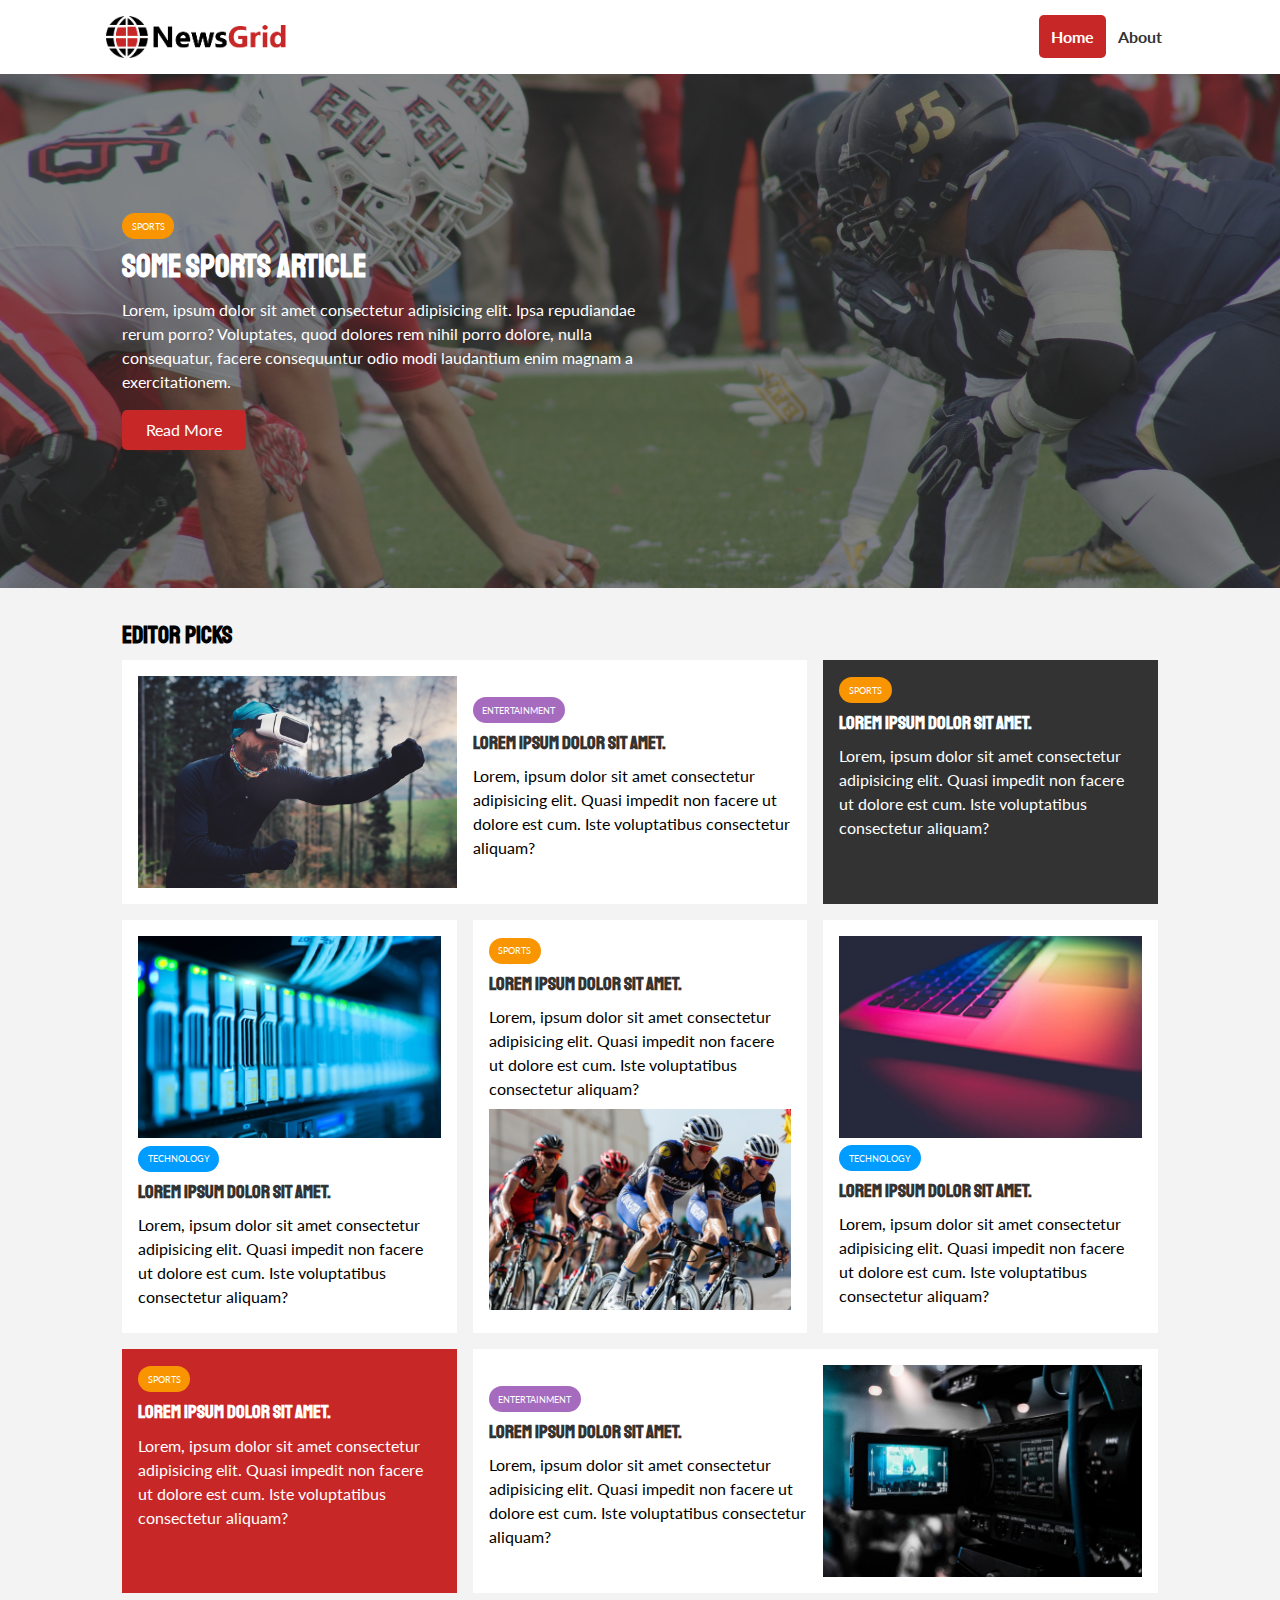
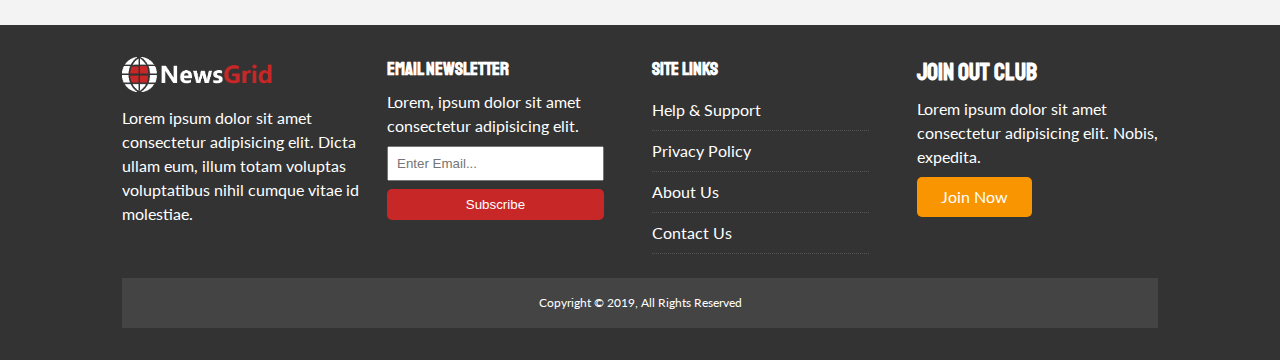
<file: index.html>
<!DOCTYPE html>
<html lang="en">
  <head>
    <meta charset="UTF-8" />
    <meta name="viewport" content="width=device-width, initial-scale=1.0" />
    <meta http-equiv="X-UA-Compatible" content="ie=edge" />
    <link
      rel="stylesheet"
      href="https://use.fontawesome.com/releases/v5.7.1/css/all.css"
      integrity="sha384-fnmOCqbTlWIlj8LyTjo7mOUStjsKC4pOpQbqyi7RrhN7udi9RwhKkMHpvLbHG9Sr"
      crossorigin="anonymous"
    />
    <link
      href="https://fonts.googleapis.com/css?family=Lato|Staatliches"
      rel="stylesheet"
    />
    <link rel="stylesheet" href="style/style.css" />
    <link
      rel="stylesheet"
      media="screen and (max-width: 768px)"
      href="style/mobile.css"
    />
    <link rel="shortcut icon" type="image/x-icon" href="favicon.ico" />
    <title>NewsGrid | Latest News</title>
  </head>
  <body>
    <!-- Navigation Bar -->
    <nav id="main-nav">
      <div class="container">
        <img src="img/logo.png" alt="NewsGrid" class="logo" />
        <div class="social">
          <a href="http://facebook.com" target="_blank"
            ><i class="fab fa-facebook fa-2x"></i
          ></a>
          <a href="http://twitter.com" target="_blank"
            ><i class="fab fa-twitter fa-2x"></i
          ></a>
          <a href="http://instagram.com" target="_blank"
            ><i class="fab fa-instagram fa-2x"></i
          ></a>
          <a href="http://github.com" target="_blank"
            ><i class="fab fa-github fa-2x"></i
          ></a>
        </div>

        <ul>
          <li><a class="current" href="index.html">Home</a></li>
          <li><a href="about.html">About</a></li>
        </ul>
      </div>
    </nav>

    <!-- Showcase -->
    <header id="showcase">
      <div class="container">
        <div class="showcase-container">
          <div class="showcase-content">
            <div class="category category-sports">Sports</div>
            <h1>Some Sports Article</h1>
            <p>
              Lorem, ipsum dolor sit amet consectetur adipisicing elit. Ipsa
              repudiandae rerum porro? Voluptates, quod dolores rem nihil porro
              dolore, nulla consequatur, facere consequuntur odio modi
              laudantium enim magnam a exercitationem.
            </p>
            <a href="article.html" class="btn btn-primary">Read More</a>
          </div>
        </div>
      </div>
    </header>

    <!-- Home Articles -->
    <section id="home-articles" class="py-2">
      <div class="container">
        <h2>Editor Picks</h2>
        <div class="articles-container">
          <article class="card">
            <img src="img/articles/ent1.jpg" alt="" />
            <div>
              <div class="category category-ent">Entertainment</div>
              <div>
                <h3>
                  <a href="article.html">Lorem ipsum dolor sit amet. </a>
                </h3>
                <p>
                  Lorem, ipsum dolor sit amet consectetur adipisicing elit.
                  Quasi impedit non facere ut dolore est cum. Iste voluptatibus
                  consectetur aliquam?
                </p>
              </div>
            </div>
          </article>
          <article class="card bg-dark">
            <div class="category category-sports">Sports</div>
            <div>
              <h3>
                <a href="article.html">Lorem ipsum dolor sit amet. </a>
              </h3>
              <p>
                Lorem, ipsum dolor sit amet consectetur adipisicing elit. Quasi
                impedit non facere ut dolore est cum. Iste voluptatibus
                consectetur aliquam?
              </p>
            </div>
          </article>
          <article class="card">
            <img src="img/articles/tech1.jpg" alt="" />
            <div class="category category-tech">Technology</div>
            <div>
              <h3>
                <a href="article.html">Lorem ipsum dolor sit amet. </a>
              </h3>
              <p>
                Lorem, ipsum dolor sit amet consectetur adipisicing elit. Quasi
                impedit non facere ut dolore est cum. Iste voluptatibus
                consectetur aliquam?
              </p>
            </div>
          </article>
          <article class="card">
            <div class="category category-sports">Sports</div>
            <div>
              <h3>
                <a href="article.html">Lorem ipsum dolor sit amet. </a>
              </h3>
              <p>
                Lorem, ipsum dolor sit amet consectetur adipisicing elit. Quasi
                impedit non facere ut dolore est cum. Iste voluptatibus
                consectetur aliquam?
              </p>
              <img src="img/articles/sports1.jpg" alt="" />
            </div>
          </article>
          <article class="card">
            <img src="img/articles/tech2.jpg" alt="" />
            <div class="category category-tech">Technology</div>
            <div>
              <h3>
                <a href="article.html">Lorem ipsum dolor sit amet. </a>
              </h3>
              <p>
                Lorem, ipsum dolor sit amet consectetur adipisicing elit. Quasi
                impedit non facere ut dolore est cum. Iste voluptatibus
                consectetur aliquam?
              </p>
            </div>
          </article>
          <article class="card bg-primary">
            <div class="category category-sports">Sports</div>
            <div>
              <h3>
                <a href="article.html">Lorem ipsum dolor sit amet. </a>
              </h3>
              <p>
                Lorem, ipsum dolor sit amet consectetur adipisicing elit. Quasi
                impedit non facere ut dolore est cum. Iste voluptatibus
                consectetur aliquam?
              </p>
            </div>
          </article>
          <article class="card">
            <div>
              <div class="category category-ent">Entertainment</div>
              <div>
                <h3>
                  <a href="article.html">Lorem ipsum dolor sit amet. </a>
                </h3>
                <p>
                  Lorem, ipsum dolor sit amet consectetur adipisicing elit.
                  Quasi impedit non facere ut dolore est cum. Iste voluptatibus
                  consectetur aliquam?
                </p>
              </div>
            </div>
            <img src="img/articles/ent2.jpg" alt="" />
          </article>
        </div>
      </div>
    </section>

    <!-- Footer -->
    <footer id="main-footer" class="py-2">
      <div class="container footer-container">
        <div>
          <img src="img/logo_light.png" alt="Newsgrid">
          <p>Lorem ipsum dolor sit amet consectetur adipisicing elit. Dicta ullam eum, illum totam voluptas voluptatibus nihil cumque vitae id molestiae.</p>
        </div>
        <div>
          <h3>Email Newsletter</h3>
          <p>Lorem, ipsum dolor sit amet consectetur adipisicing elit.</p>
          <form>
            <input type="email" placeholder="Enter Email...">
            <input type="submit" value="Subscribe" class="btn btn-primary">
          </form>
        </div>
        <div>
          <h3>Site Links</h3>
          <ul class="list">
            <li><a href="#">Help & Support</a></li>
            <li><a href="#">Privacy Policy</a></li>
            <li><a href="#">About Us</a></li>
            <li><a href="#">Contact Us</a></li>
          </ul>
        </div>
        <div>
          <h2>Join Out Club</h2>
          <p>Lorem ipsum dolor sit amet consectetur adipisicing elit. Nobis, expedita.</p>
          <a href="#" class="btn btn-secondary">Join Now</a>
        </div>
        <div>
          <p>
            Copyright &copy; 2019, All Rights Reserved
          </p>
        </div>
      </div>
    </footer>
  </body>
</html>
</file>
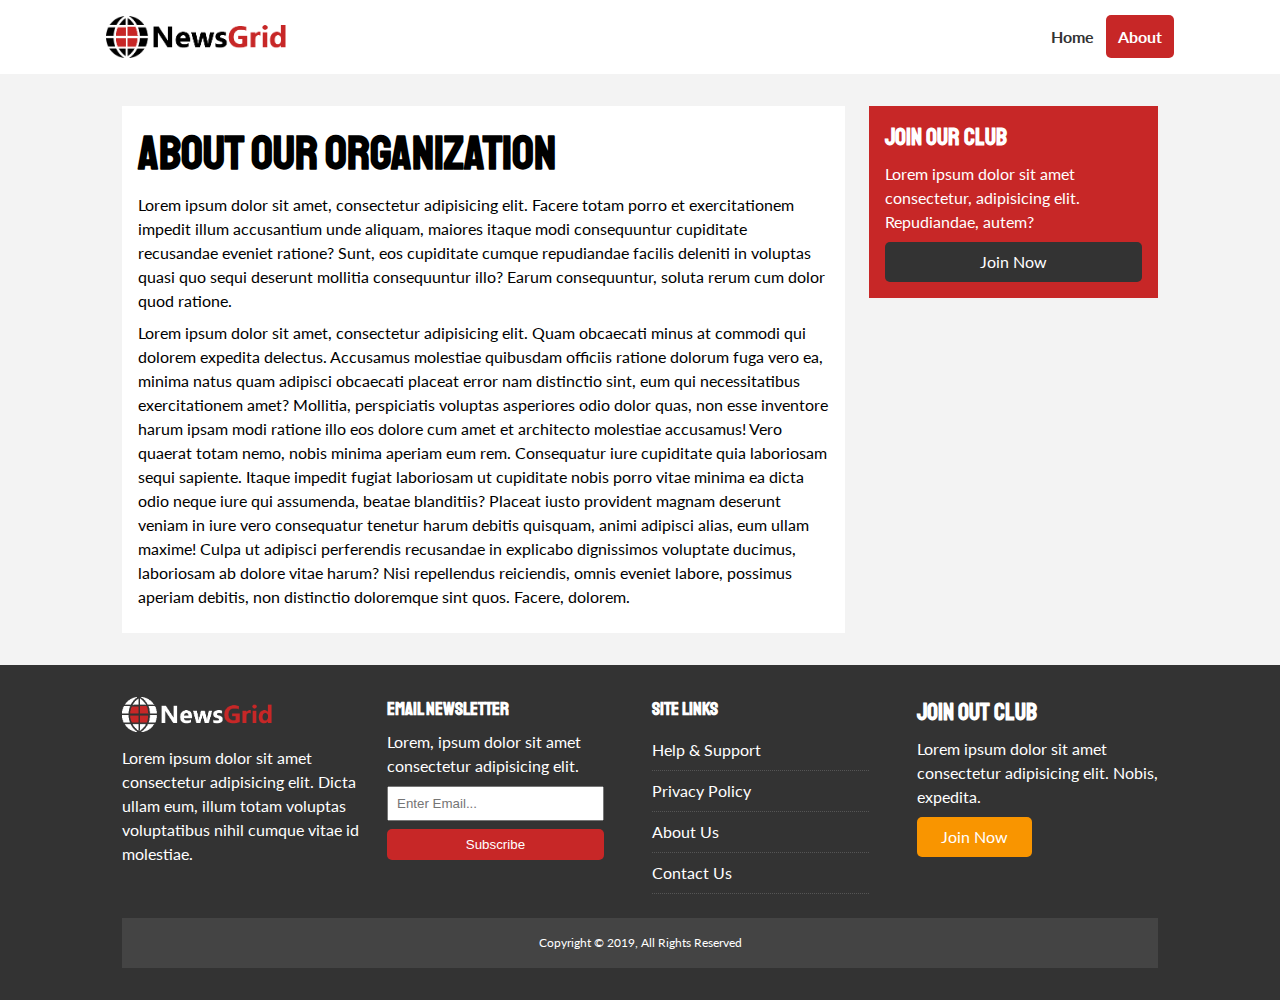
<file: about.html>
<!DOCTYPE html>
<html lang="en">
  <head>
    <meta charset="UTF-8" />
    <meta name="viewport" content="width=device-width, initial-scale=1.0" />
    <meta http-equiv="X-UA-Compatible" content="ie=edge" />
    <link
      rel="stylesheet"
      href="https://use.fontawesome.com/releases/v5.7.1/css/all.css"
      integrity="sha384-fnmOCqbTlWIlj8LyTjo7mOUStjsKC4pOpQbqyi7RrhN7udi9RwhKkMHpvLbHG9Sr"
      crossorigin="anonymous"
    />
    <link
      href="https://fonts.googleapis.com/css?family=Lato|Staatliches"
      rel="stylesheet"
    />
    <link rel="stylesheet" href="style/style.css" />
    <link
      rel="stylesheet"
      media="screen and (max-width: 768px)"
      href="style/mobile.css"
    />
    <link rel="shortcut icon" type="image/x-icon" href="favicon.ico" />
    <title>NewsGrid | About</title>
  </head>
  <body>
    <!-- Navigation Bar -->
    <nav id="main-nav">
      <div class="container">
        <img src="img/logo.png" alt="NewsGrid" class="logo" />
        <div class="social">
          <a href="http://facebook.com" target="_blank"
            ><i class="fab fa-facebook fa-2x"></i
          ></a>
          <a href="http://twitter.com" target="_blank"
            ><i class="fab fa-twitter fa-2x"></i
          ></a>
          <a href="http://instagram.com" target="_blank"
            ><i class="fab fa-instagram fa-2x"></i
          ></a>
          <a href="http://github.com" target="_blank"
            ><i class="fab fa-github fa-2x"></i
          ></a>
        </div>

        <ul>
          <li><a href="index.html">Home</a></li>
          <li><a class="current" href="about.html">About</a></li>
        </ul>
      </div>
    </nav>

    <!-- About Us  -->

    <section id="about">
        <div class="container">
            <div class="page-container">
                <article class="card">
                    <h1 class="l-heading">About Our Organization</h1>
                    <p>Lorem ipsum dolor sit amet, consectetur adipisicing elit. Facere totam porro et exercitationem impedit illum accusantium unde aliquam, maiores itaque modi consequuntur cupiditate recusandae eveniet ratione? Sunt, eos cupiditate cumque repudiandae facilis deleniti in voluptas quasi quo sequi deserunt mollitia consequuntur illo? Earum consequuntur, soluta rerum cum dolor quod ratione.</p>
                    <p>Lorem ipsum dolor sit amet, consectetur adipisicing elit. Quam obcaecati minus at commodi qui dolorem expedita delectus. Accusamus molestiae quibusdam officiis ratione dolorum fuga vero ea, minima natus quam adipisci obcaecati placeat error nam distinctio sint, eum qui necessitatibus exercitationem amet? Mollitia, perspiciatis voluptas asperiores odio dolor quas, non esse inventore harum ipsam modi ratione illo eos dolore cum amet et architecto molestiae accusamus! Vero quaerat totam nemo, nobis minima aperiam eum rem. Consequatur iure cupiditate quia laboriosam sequi sapiente. Itaque impedit fugiat laboriosam ut cupiditate nobis porro vitae minima ea dicta odio neque iure qui assumenda, beatae blanditiis? Placeat iusto provident magnam deserunt veniam in iure vero consequatur tenetur harum debitis quisquam, animi adipisci alias, eum ullam maxime! Culpa ut adipisci perferendis recusandae in explicabo dignissimos voluptate ducimus, laboriosam ab dolore vitae harum? Nisi repellendus reiciendis, omnis eveniet labore, possimus aperiam debitis, non distinctio doloremque sint quos. Facere, dolorem.</p>
                </article>
                <aside class="card bg-primary">
                    <h2>Join Our Club</h2>
                    <p>Lorem ipsum dolor sit amet consectetur, adipisicing elit. Repudiandae, autem?</p>
                    <a href="#" class="btn btn-dark btn-block">Join Now</a>
                </aside>
            </div>
        </div>
    </section>
    
    <!-- Footer -->
    <footer id="main-footer" class="py-2">
      <div class="container footer-container">
        <div>
          <img src="img/logo_light.png" alt="Newsgrid">
          <p>Lorem ipsum dolor sit amet consectetur adipisicing elit. Dicta ullam eum, illum totam voluptas voluptatibus nihil cumque vitae id molestiae.</p>
        </div>
        <div>
          <h3>Email Newsletter</h3>
          <p>Lorem, ipsum dolor sit amet consectetur adipisicing elit.</p>
          <form>
            <input type="email" placeholder="Enter Email...">
            <input type="submit" value="Subscribe" class="btn btn-primary">
          </form>
        </div>
        <div>
          <h3>Site Links</h3>
          <ul class="list">
            <li><a href="#">Help & Support</a></li>
            <li><a href="#">Privacy Policy</a></li>
            <li><a href="#">About Us</a></li>
            <li><a href="#">Contact Us</a></li>
          </ul>
        </div>
        <div>
          <h2>Join Out Club</h2>
          <p>Lorem ipsum dolor sit amet consectetur adipisicing elit. Nobis, expedita.</p>
          <a href="#" class="btn btn-secondary">Join Now</a>
        </div>
        <div>
          <p>
            Copyright &copy; 2019, All Rights Reserved
          </p>
        </div>
      </div>
    </footer>
  </body>
</html>
</file>
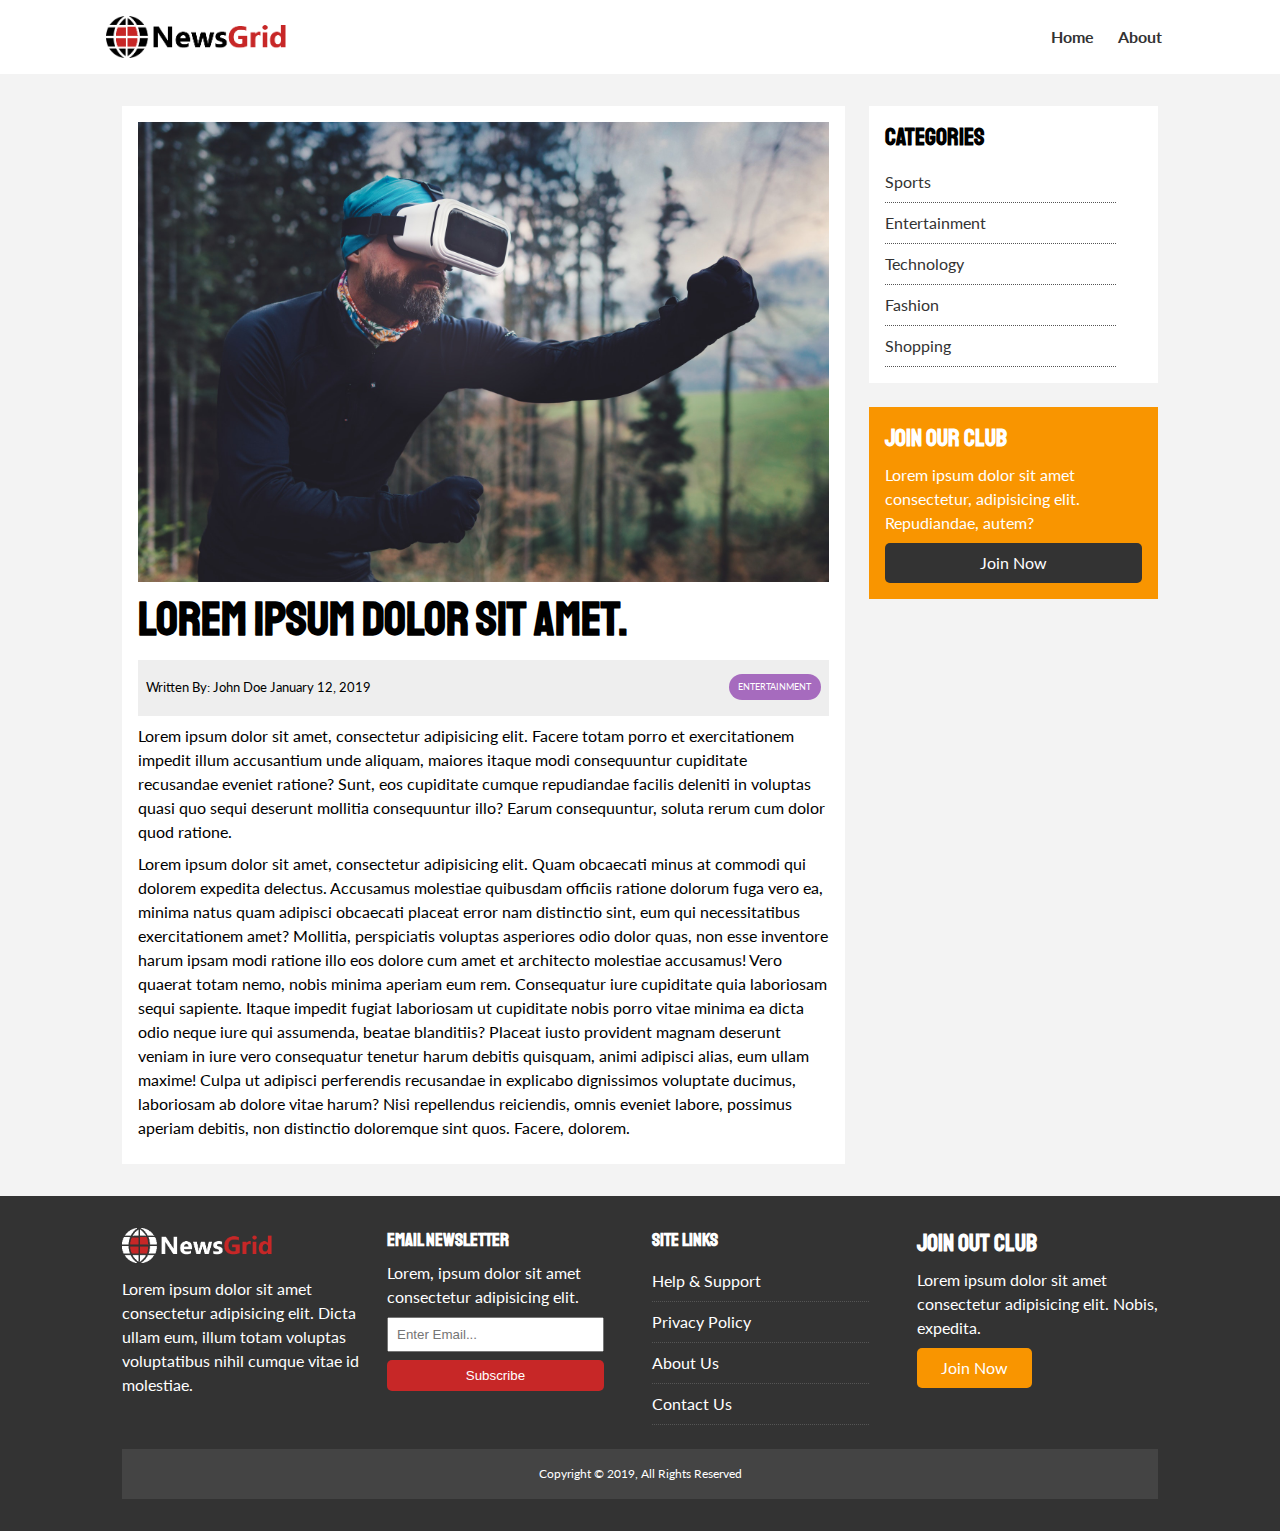
<file: article.html>
<!DOCTYPE html>
<html lang="en">
  <head>
    <meta charset="UTF-8" />
    <meta name="viewport" content="width=device-width, initial-scale=1.0" />
    <meta http-equiv="X-UA-Compatible" content="ie=edge" />
    <link
      rel="stylesheet"
      href="https://use.fontawesome.com/releases/v5.7.1/css/all.css"
      integrity="sha384-fnmOCqbTlWIlj8LyTjo7mOUStjsKC4pOpQbqyi7RrhN7udi9RwhKkMHpvLbHG9Sr"
      crossorigin="anonymous"
    />
    <link
      href="https://fonts.googleapis.com/css?family=Lato|Staatliches"
      rel="stylesheet"
    />
    <link rel="stylesheet" href="style/style.css" />
    <link
      rel="stylesheet"
      media="screen and (max-width: 768px)"
      href="style/mobile.css"
    />
    <link rel="shortcut icon" type="image/x-icon" href="favicon.ico" />
    <title>NewsGrid | Latest News</title>
  </head>
  <body>
    <!-- Navigation Bar -->
    <nav id="main-nav">
      <div class="container">
        <img src="img/logo.png" alt="NewsGrid" class="logo" />
        <div class="social">
          <a href="http://facebook.com" target="_blank"
            ><i class="fab fa-facebook fa-2x"></i
          ></a>
          <a href="http://twitter.com" target="_blank"
            ><i class="fab fa-twitter fa-2x"></i
          ></a>
          <a href="http://instagram.com" target="_blank"
            ><i class="fab fa-instagram fa-2x"></i
          ></a>
          <a href="http://github.com" target="_blank"
            ><i class="fab fa-github fa-2x"></i
          ></a>
        </div>

        <ul>
          <li><a href="index.html">Home</a></li>
          <li><a href="about.html">About</a></li>
        </ul>
      </div>
    </nav>

    <!-- About Us  -->

    <section id="article">
        <div class="container">
            <div class="page-container">
                <article class="card">
                    <img src="img/articles/ent1.jpg" alt="">
                    <h1 class="l-heading">Lorem ipsum dolor sit amet.</h1>
                    <div class="meta">
                        <small>
                            <i class="fas fa-user"></i> Written By: John Doe January 12, 2019
                        </small>
                        <div class="category category-ent">Entertainment</div>
                    </div>
                    <p>Lorem ipsum dolor sit amet, consectetur adipisicing elit. Facere totam porro et exercitationem impedit illum accusantium unde aliquam, maiores itaque modi consequuntur cupiditate recusandae eveniet ratione? Sunt, eos cupiditate cumque repudiandae facilis deleniti in voluptas quasi quo sequi deserunt mollitia consequuntur illo? Earum consequuntur, soluta rerum cum dolor quod ratione.</p>
                    <p>Lorem ipsum dolor sit amet, consectetur adipisicing elit. Quam obcaecati minus at commodi qui dolorem expedita delectus. Accusamus molestiae quibusdam officiis ratione dolorum fuga vero ea, minima natus quam adipisci obcaecati placeat error nam distinctio sint, eum qui necessitatibus exercitationem amet? Mollitia, perspiciatis voluptas asperiores odio dolor quas, non esse inventore harum ipsam modi ratione illo eos dolore cum amet et architecto molestiae accusamus! Vero quaerat totam nemo, nobis minima aperiam eum rem. Consequatur iure cupiditate quia laboriosam sequi sapiente. Itaque impedit fugiat laboriosam ut cupiditate nobis porro vitae minima ea dicta odio neque iure qui assumenda, beatae blanditiis? Placeat iusto provident magnam deserunt veniam in iure vero consequatur tenetur harum debitis quisquam, animi adipisci alias, eum ullam maxime! Culpa ut adipisci perferendis recusandae in explicabo dignissimos voluptate ducimus, laboriosam ab dolore vitae harum? Nisi repellendus reiciendis, omnis eveniet labore, possimus aperiam debitis, non distinctio doloremque sint quos. Facere, dolorem.</p>
                </article>
                <aside id="categories" class="card">
                    <h2>Categories</h2>
                    <ul class="list">
                        <li>
                            <a href="#""><i class="fas fa-chevron-right"></i> Sports</a>
                        </li>
                        <li>
                            <a href="#""><i class="fas fa-chevron-right"></i> Entertainment</a>
                        </li>
                        <li>
                            <a href="#""><i class="fas fa-chevron-right"></i> Technology</a>
                        </li>
                        <li>
                            <a href="#""><i class="fas fa-chevron-right"></i> Fashion</a>
                        </li>
                        <li>
                            <a href="#""><i class="fas fa-chevron-right"></i> Shopping</a>
                        </li>
                    </ul>
                </aside>
                <aside class="card bg-secondary">
                    <h2>Join Our Club</h2>
                    <p>Lorem ipsum dolor sit amet consectetur, adipisicing elit. Repudiandae, autem?</p>
                    <a href="#" class="btn btn-dark btn-block">Join Now</a>
                </aside>
            </div>
        </div>
    </section>
    
    <!-- Footer -->
    <footer id="main-footer" class="py-2">
      <div class="container footer-container">
        <div>
          <img src="img/logo_light.png" alt="Newsgrid">
          <p>Lorem ipsum dolor sit amet consectetur adipisicing elit. Dicta ullam eum, illum totam voluptas voluptatibus nihil cumque vitae id molestiae.</p>
        </div>
        <div>
          <h3>Email Newsletter</h3>
          <p>Lorem, ipsum dolor sit amet consectetur adipisicing elit.</p>
          <form>
            <input type="email" placeholder="Enter Email...">
            <input type="submit" value="Subscribe" class="btn btn-primary">
          </form>
        </div>
        <div>
          <h3>Site Links</h3>
          <ul class="list">
            <li><a href="#">Help & Support</a></li>
            <li><a href="#">Privacy Policy</a></li>
            <li><a href="#">About Us</a></li>
            <li><a href="#">Contact Us</a></li>
          </ul>
        </div>
        <div>
          <h2>Join Out Club</h2>
          <p>Lorem ipsum dolor sit amet consectetur adipisicing elit. Nobis, expedita.</p>
          <a href="#" class="btn btn-secondary">Join Now</a>
        </div>
        <div>
          <p>
            Copyright &copy; 2019, All Rights Reserved
          </p>
        </div>
      </div>
    </footer>
  </body>
</html>
</file>
<file: style/style.css>
:root {
  --primary-color: #c72727;
  --secondary-color: #f99500;
  --light-color: #f3f3f3;
  --dark-color: #333;
  --max-width: 1100px;
  --trans-speed: all 0.3s ease-in-out;
}

.category {
  --sports-color: #f99500;
  --ent-color: #a66bbe;
  --tech-color: #009cff;
}

* {
  margin: 0;
  padding: 0;
  box-sizing: border-box;
}

body {
  font-family: "Lato", sans-serif;
  line-height: 1.5;
  background: var(--light-color);
}

a {
  color: var(--dark-color);
  text-decoration: none;
}

ul {
  list-style: none;
}

img {
  width: 100%;
}

h1,
h2,
h3,
h4,
h5,
h6 {
  font-family: "staatliches", cursive;
  margin-bottom: 0.55rem;
  line-height: 1.3;
}

p {
  margin: .5rem 0;
}

/* Utility */
.container {
  max-width: var(--max-width);
  margin: auto;
  padding: 0 2rem;
  overflow: hidden;
}

.category {
  display: inline-block;
  color: #fff;
  font-size: 0.55rem;
  text-transform: uppercase;
  padding: 0.4rem 0.6rem;
  border-radius: 15px;
  margin-bottom: 0.5rem;
}

.category-sports {
  background: var(--sports-color);
}
.category-ent {
  background: var(--ent-color);
}
.category-tech {
  background: var(--tech-color);
}

.btn {
  display: inline-block;
  border: none;
  background: var(--dark-color);
  color: #fff;
  padding: 0.5rem 1.5rem;
  border-radius: 5px;
  transition: all 0.5s ease-in-out;
}

.btn-light {
  background: var(--light-color);
}
.btn-primary {
  background: var(--primary-color);
}
.btn-secondary {
  background: var(--secondary-color);
}

.btn:hover {
  opacity: 0.8;
}

.card {
  background: #fff;
  padding: 1rem;
}

.btn-block {
  display: block;
  width: 100%;
  text-align: center;
}

.bg-dark {
  background: var(--dark-color);
  color: #fff;
}
.bg-primary {
  background: var(--primary-color);
  color: #fff;
}
.bg-secondary {
  background: var(--secondary-color);
  color: #fff;
}

.bg-dark h1,
.bg-dark h2,
.bg-dark h3,
.bg-dark a,
.bg-primary h1,
.bg-primary h2,
.bg-primary h3,
.bg-primary a,
.bg-secondary h1,
.bg-secondary h2,
.bg-secondary h3,
.bg-secondary a {
  color: #fff;
}

.py-1 {
  padding: 1.5rem 0;
}
.py-2 {
  padding: 2rem 0;
}
.py-3 {
  padding: 3rem 0;
}

.p-1 {
  padding: 1.5rem;
}
.p-2 {
  padding: 2rem;
}
.p-3 {
  padding: 3rem;
}

.l-heading {
  font-size: 3rem;
}

.list li {
  padding: .5rem 0;
  list-style: none;
  border-bottom: #555 dotted 1px;
  width: 90%;
  transition: all 0.3s ease-in-out;
}

.list li a:hover {
  color: var(--primary-color) !important;
}

/* Inner Page Grid Container */
.page-container {
  display: grid;
  grid-template-columns: 5fr 2fr;
  margin: 2rem 0;
  grid-gap: 1.5rem;
}

.page-container > *:first-child {
  grid-row: 1 / span 3;
}

/* Navigation */
#main-nav {
  background: #fff;
  position: sticky;
  top: 0;
  z-index: 2;
}

#main-nav .container {
  display: grid;
  grid-template-columns: 6fr 3fr 2fr;
  padding: 1rem;
  align-items: center;
}

#main-nav .logo {
  width: 180px;
}

#main-nav ul {
  justify-self: end;
  display: flex;
}

#main-nav ul li a {
  padding: 0.75rem;
  font-weight: bold;
  transition: var(--trans-speed);
}

#main-nav ul li a.current {
  background: var(--primary-color);
  color: #fff;
  border-radius: 5px;
}

#main-nav ul li a:hover {
  background: var(--light-color);
  color: var(--primary-color);
}

#main-nav .social {
  justify-self: center;
}

#main-nav .social i {
  color: #777;
  margin-right: 0.7rem;
  transition: var(--trans-speed);
}

#main-nav .social i:hover {
  color: var(--primary-color);
  border-bottom: var(--primary-color) 1px dotted;
}

/* Showcase */
#showcase {
  color: #fff;
  background: #333;
  padding: 2rem;
  position: relative;
}

#showcase:before {
  content: "";
  background: url(../img/featured.jpg) no-repeat center center/cover;
  position: absolute;
  top: 0;
  left: 0;
  width: 100%;
  height: 100%;
  opacity: 0.4;
}

#showcase .showcase-container {
  display: grid;
  grid-template-columns: repeat(2, 1fr);
  justify-content: center;
  align-items: center;
  height: 50vh;
}

#showcase .showcase-content {
  z-index: 1;
}

#showcase .showcase-content p {
  margin-bottom: 1rem;
}

/* Home Articles */
#home-articles .articles-container {
  display: grid;
  grid-template-columns: repeat(3, 1fr);
  grid-gap: 1rem;
}

#home-articles .articles-container > *:first-child,
#home-articles .articles-container > *:last-child {
  display: grid;
  grid-template-columns: repeat(2, 1fr);
  grid-gap: 1rem;
  align-items: center;
  grid-column: 1 / span 2;
}

#home-articles .articles-container > *:last-child {
  grid-column: 2 / span 2;
}

/* Article */
#article .meta {
  display: flex; 
  justify-content: space-between;
  align-items: center;
  background: #eee;
  padding: 0.5rem;
}

#article .meta .category {
  margin-top: 0.4rem;
}

/* Footer */
#main-footer {
  background: var(--dark-color);
  color: #fff;
}

#main-footer img {
  width: 150px;
}

#main-footer a {
  color: #fff;
}

#main-footer .footer-container {
  display: grid;
  grid-template-columns: repeat(4, 1fr);
  grid-gap: 1.5rem;
}

#main-footer .footer-container > *:last-child {
  background: #444;
  grid-column: 1 / span 4;
  padding: .5rem;
  text-align: center;
  font-size: 0.75rem;
}

#main-footer .footer-container input[type='email'] {
  width: 90%;
  padding: 0.5rem;
  margin-bottom: .5rem;
}

#main-footer .footer-container input[type='submit'] {
  width: 90%;
}
</file>
<file: style/mobile.css>
/* Tablets */
/* Navigation */
#main-nav .social {
    display: none;
}

#main-nav .container {
    grid-template-columns: 1fr;
    grid-gap: 1.2rem;
}

#main-nav ul,
#main-nav .logo {
    justify-self: center;
}

#main-nav ul li a {
    padding: 0.5rem;
  }

  /* Home Articles */
  #home-articles .articles-container {
      grid-template-columns: repeat(2, 1fr);
  }

  #home-articles .articles-container >*:first-child,
  #home-articles .articles-container >*:last-child {
      grid-template-columns: 1fr;
      grid-column: 1;
  }

/* Mobile */
@Media(max-width: 600px) {
    /* Stack Grid Items */
    #showcase .showcase-container,
    #home-articles .articles-container,
    #main-footer .footer-container {
        grid-template-columns: 1fr;
    }

    #main-footer .footer-container > *:last-child {
        grid-column: 1;
    }

    #main-footer .footer-container > * {
        border-bottom: #444 1px dotted;
        padding-bottom: 1rem;
    }

    #main-footer .footer-container > *:last-child,
    #main-footer .footer-container > *:nth-child(3),
    #main-footer .footer-container > *:nth-child(4) {
        border: none;
    }

    /* About & Article Page */
    .page-container {
        grid-template-columns: 1fr;
        text-align: center;
    }

    .page-container > *:first-child {
        grid-row: 1;
    }
  }
</file>
